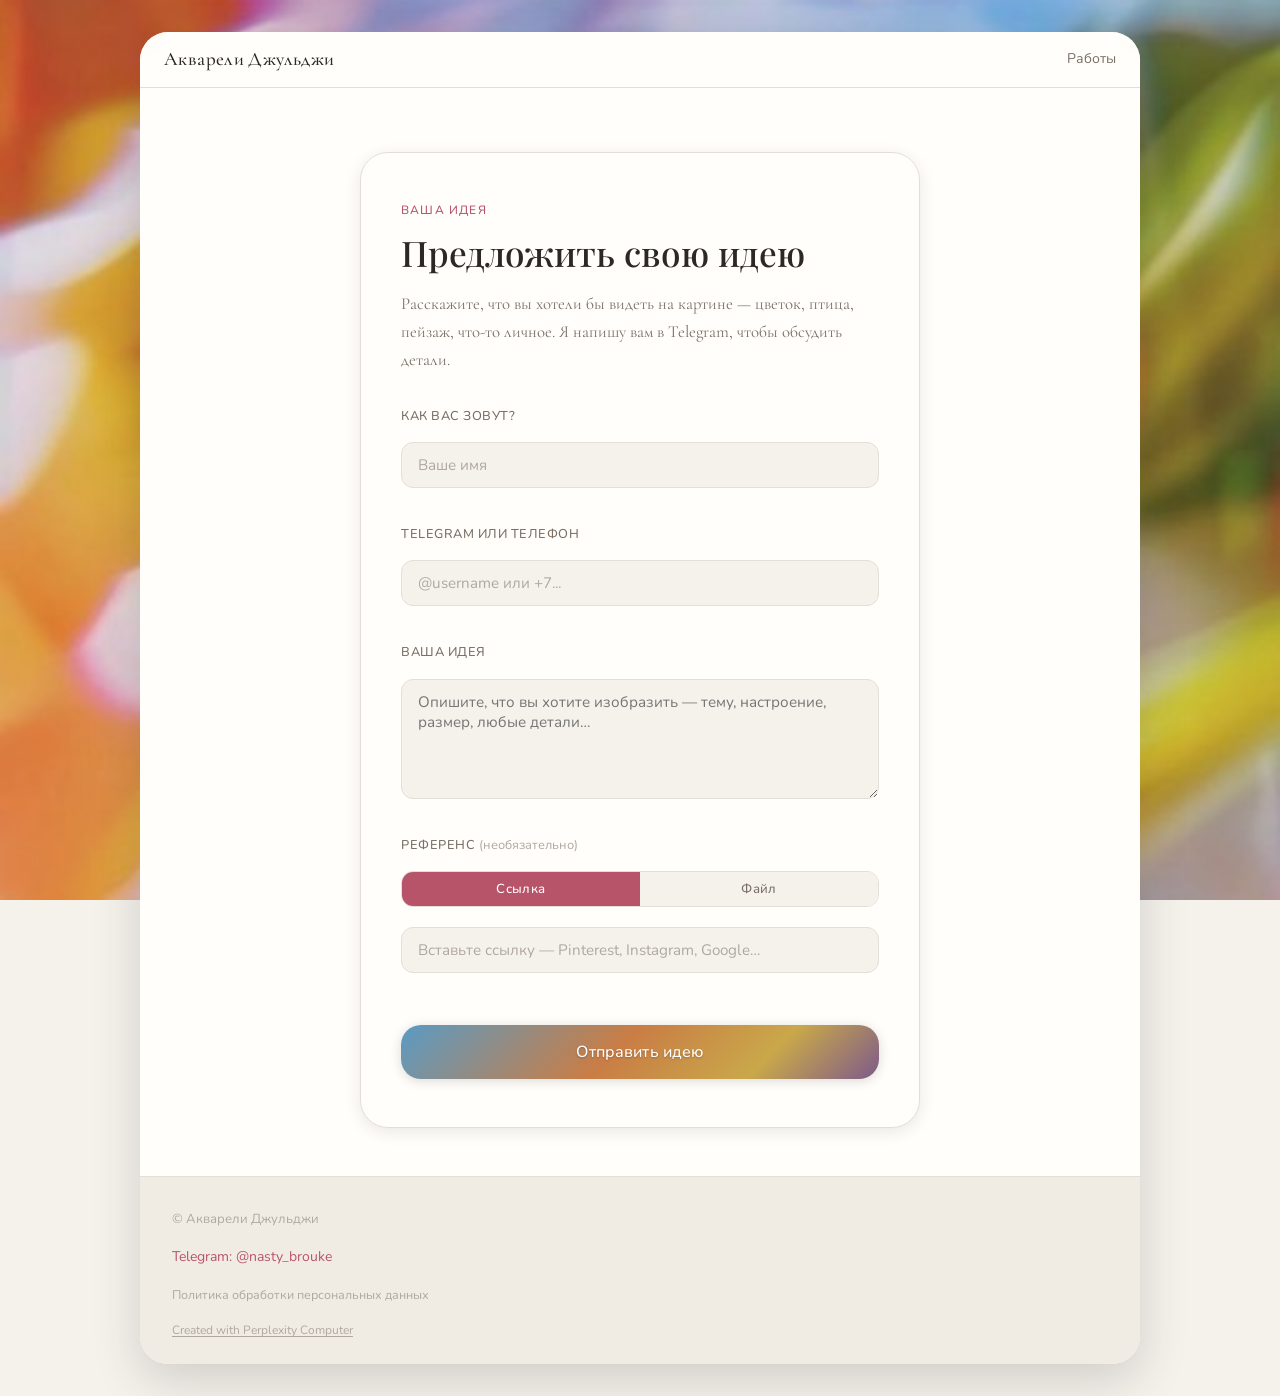
<file: offer-idea.html>
<!DOCTYPE html>
<html lang="ru">
<head>
  <!--
  ___  ___ _ __ _ __ | | ___  _  _(_) |_ _   _
 / _ \/ _ \ '__| '_ \| |/ _ \| |/ / | __| | | |
|  __/  __/ |  | |_) | |  __/|   <| | |_| |_| |
 \___|\___||_|  | .__/|_|\___||_|\_\_|\__|\__, |
                |_|                        |___/
  Created with Perplexity Computer
  https://www.perplexity.ai/computer
  -->
  <meta charset="UTF-8">
  <meta name="viewport" content="width=device-width, initial-scale=1.0">
  <title>Предложить свою идею — заказать акварель у Джульджи</title>
  <meta name="description" content="Закажите авторскую акварель по вашей идее: цветок, птица, пейзаж — любой сюжет. Художник Джульджи напишет картину в единственном экземпляре.">
  <meta name="robots" content="index, follow">
  <meta property="og:title" content="Заказать авторскую акварель — Джульджи">
  <meta property="og:description" content="Расскажите художнику свою идею — получите уникальную акварель ручной работы.">

  <!-- Fonts -->
  <link rel="preconnect" href="https://fonts.googleapis.com">
  <link rel="preconnect" href="https://fonts.gstatic.com" crossorigin>
  <link href="https://fonts.googleapis.com/css2?family=Playfair+Display:ital,wght@0,400;0,500;0,600;0,700;1,400&family=Cormorant+Garamond:ital,wght@0,400;0,500;0,600;1,400;1,500&family=Great+Vibes&family=Nunito:wght@300;400;500;600&display=swap" rel="stylesheet">

  <link rel="stylesheet" href="css/variables.css">
  <link rel="stylesheet" href="css/main.css">

  <style>
    .offer-page {
      min-height: 100vh;
      display: flex;
      flex-direction: column;
    }

    .offer-main {
      flex: 1;
      display: flex;
      align-items: flex-start;
      justify-content: center;
      padding: var(--space-16) var(--space-6) var(--space-12);
    }

    .offer-card {
      background: var(--color-surface);
      border: 1px solid var(--color-border);
      border-radius: var(--radius-xl);
      padding: var(--space-12) var(--space-10);
      max-width: 560px;
      width: 100%;
      box-shadow: var(--shadow-md);
    }

    .offer-eyebrow {
      font-family: var(--font-body);
      font-size: 0.75rem;
      font-weight: 500;
      letter-spacing: 0.1em;
      text-transform: uppercase;
      color: var(--color-accent);
      margin-bottom: var(--space-3);
      display: block;
    }

    .offer-title {
      font-family: var(--font-display);
      font-size: clamp(1.6rem, 4vw, 2.2rem);
      font-weight: 500;
      color: var(--color-text-primary);
      margin-bottom: var(--space-4);
      line-height: 1.2;
    }

    .offer-intro {
      font-family: var(--font-sub);
      font-size: 1.05rem;
      color: var(--color-text-secondary);
      line-height: 1.65;
      margin-bottom: var(--space-8);
    }

    .offer-form {
      display: flex;
      flex-direction: column;
      gap: var(--space-5);
    }

    .offer-form .form-field {
      display: flex;
      flex-direction: column;
      gap: var(--space-2);
    }

    .offer-form .form-label {
      font-family: var(--font-body);
      font-size: 0.8rem;
      font-weight: 500;
      letter-spacing: 0.04em;
      text-transform: uppercase;
      color: var(--color-text-secondary);
    }

    .offer-form .form-input,
    .offer-form .form-textarea {
      font-family: var(--font-body);
      font-size: 0.95rem;
      color: var(--color-text-primary);
      background: var(--color-bg);
      border: 1px solid var(--color-border);
      border-radius: var(--radius-md);
      padding: var(--space-3) var(--space-4);
      transition: border-color var(--transition-fast), box-shadow var(--transition-fast);
      outline: none;
      width: 100%;
      box-sizing: border-box;
    }

    .offer-form .form-input:focus,
    .offer-form .form-textarea:focus {
      border-color: var(--color-accent);
      box-shadow: 0 0 0 3px rgba(184,84,106,0.12);
    }

    .offer-form .form-textarea {
      resize: vertical;
      min-height: 120px;
    }

    /* Reference field */
    .ref-tabs {
      display: flex;
      gap: 0;
      border: 1px solid var(--color-border);
      border-radius: var(--radius-md);
      overflow: hidden;
      margin-bottom: var(--space-3);
    }
    .ref-tab {
      flex: 1;
      padding: 0.5rem 1rem;
      font-family: var(--font-body);
      font-size: 0.82rem;
      font-weight: 500;
      letter-spacing: 0.03em;
      background: var(--color-bg);
      border: none;
      cursor: pointer;
      color: var(--color-text-secondary);
      transition: background var(--transition-fast), color var(--transition-fast);
    }
    .ref-tab.is-active {
      background: var(--color-accent);
      color: #fff;
    }
    .ref-panel { display: none; }
    .ref-panel.is-active { display: block; }

    /* File drop zone */
    .file-drop {
      position: relative;
      border: 1.5px dashed var(--color-border);
      border-radius: var(--radius-md);
      padding: 1.25rem var(--space-4);
      text-align: center;
      cursor: pointer;
      transition: border-color var(--transition-fast), background var(--transition-fast);
      background: var(--color-bg);
    }
    .file-drop:hover, .file-drop.is-over {
      border-color: var(--color-accent);
      background: rgba(184,84,106,0.04);
    }
    .file-drop input[type="file"] {
      position: absolute;
      inset: 0;
      opacity: 0;
      cursor: pointer;
      width: 100%;
      height: 100%;
    }
    .file-drop-icon {
      color: var(--color-text-muted);
      margin-bottom: 0.4rem;
    }
    .file-drop-text {
      font-size: 0.88rem;
      color: var(--color-text-secondary);
      line-height: 1.4;
    }
    .file-drop-hint {
      font-size: 0.78rem;
      color: var(--color-text-muted);
      margin-top: 0.25rem;
    }
    .file-chosen {
      display: none;
      align-items: center;
      gap: 0.5rem;
      font-size: 0.88rem;
      color: var(--color-text-primary);
      margin-top: 0.5rem;
    }
    .file-chosen.is-visible { display: flex; }
    .file-chosen-name { flex: 1; overflow: hidden; text-overflow: ellipsis; white-space: nowrap; }
    .file-remove {
      background: none;
      border: none;
      color: var(--color-text-muted);
      cursor: pointer;
      padding: 0;
      font-size: 1rem;
      line-height: 1;
    }
    .file-remove:hover { color: var(--color-accent); }

    .offer-submit {
      margin-top: var(--space-4);
    }

    .offer-success {
      display: none;
      text-align: center;
      padding: var(--space-8) 0 var(--space-4);
    }

    .offer-success-icon {
      width: 56px;
      height: 56px;
      background: rgba(184,84,106,0.1);
      border-radius: 50%;
      display: flex;
      align-items: center;
      justify-content: center;
      margin: 0 auto var(--space-5);
      color: var(--color-accent);
    }

    .offer-success h2 {
      font-family: var(--font-display);
      font-size: 1.5rem;
      color: var(--color-text-primary);
      margin-bottom: var(--space-3);
    }

    .offer-success p {
      font-family: var(--font-sub);
      font-size: 1rem;
      color: var(--color-text-secondary);
      line-height: 1.65;
      margin-bottom: var(--space-6);
    }

    @media (max-width: 600px) {
      .offer-main {
        padding: var(--space-10) var(--space-4) var(--space-10);
      }
      .offer-card {
        padding: var(--space-8) var(--space-6);
      }
    }
  </style>
</head>
<body>
<div class="page-wrap offer-page">

  <!-- Header -->
  <header class="site-header" role="banner">
    <a href="index.html" class="header-logo" aria-label="Акварели Джульджи — главная">
      <span class="logo-text">Акварели Джульджи</span>
    </a>
    <nav class="header-nav" aria-label="Навигация">
      <a href="index.html#catalog-section" class="nav-link">Работы</a>
    </nav>
  </header>

  <!-- Main -->
  <main class="offer-main" role="main">
    <div class="offer-card">
      <span class="offer-eyebrow">ваша идея</span>
      <h1 class="offer-title">Предложить свою идею</h1>
      <p class="offer-intro">Расскажите, что вы хотели бы видеть на картине — цветок, птица, пейзаж, что-то личное. Я напишу вам в Telegram, чтобы обсудить детали.</p>

      <form class="offer-form" id="offer-form" novalidate>
        <div class="form-field">
          <label class="form-label" for="offer-name">Как вас зовут?</label>
          <input class="form-input" type="text" id="offer-name" name="name" placeholder="Ваше имя" required autocomplete="given-name">
        </div>
        <div class="form-field">
          <label class="form-label" for="offer-contact">Telegram или телефон</label>
          <input class="form-input" type="text" id="offer-contact" name="contact" placeholder="@username или +7..." required>
        </div>
        <div class="form-field">
          <label class="form-label" for="offer-idea">Ваша идея</label>
          <textarea class="form-textarea" id="offer-idea" name="idea" placeholder="Опишите, что вы хотите изобразить — тему, настроение, размер, любые детали…" required></textarea>
        </div>

        <div class="form-field">
          <label class="form-label">Референс <span style="font-weight:400;text-transform:none;letter-spacing:0;color:var(--color-text-muted)">(необязательно)</span></label>
          <div class="ref-tabs" role="tablist">
            <button type="button" class="ref-tab is-active" data-tab="link" role="tab" aria-selected="true">Ссылка</button>
            <button type="button" class="ref-tab" data-tab="file" role="tab" aria-selected="false">Файл</button>
          </div>

          <div class="ref-panel is-active" id="ref-panel-link">
            <input class="form-input" type="url" id="offer-ref-url" name="ref_url"
              placeholder="Вставьте ссылку — Pinterest, Instagram, Google…">
          </div>

          <div class="ref-panel" id="ref-panel-file">
            <div class="file-drop" id="file-drop">
              <input type="file" id="offer-ref-file" name="ref_file" accept="image/*,.pdf"
                aria-label="Прикрепить файл-референс">
              <div class="file-drop-icon" aria-hidden="true">
                <svg width="28" height="28" viewBox="0 0 24 24" fill="none" stroke="currentColor" stroke-width="1.5">
                  <path stroke-linecap="round" stroke-linejoin="round" d="M3 16.5v2.25A2.25 2.25 0 005.25 21h13.5A2.25 2.25 0 0021 18.75V16.5m-13.5-9L12 3m0 0l4.5 4.5M12 3v13.5"/>
                </svg>
              </div>
              <div class="file-drop-text">Нажмите или перетащите файл сюда</div>
              <div class="file-drop-hint">JPG, PNG, WEBP, PDF — до 10 МБ</div>
            </div>
            <div class="file-chosen" id="file-chosen">
              <svg width="16" height="16" viewBox="0 0 24 24" fill="none" stroke="currentColor" stroke-width="2" aria-hidden="true">
                <path stroke-linecap="round" stroke-linejoin="round" d="M18.375 12.739l-7.693 7.693a4.5 4.5 0 01-6.364-6.364l10.94-10.94A3 3 0 1119.5 7.372L8.552 18.32m.009-.01l-.01.01m5.699-9.941l-7.81 7.81a1.5 1.5 0 002.112 2.13"/>
              </svg>
              <span class="file-chosen-name" id="file-chosen-name"></span>
              <button type="button" class="file-remove" id="file-remove" aria-label="Удалить файл">×</button>
            </div>
          </div>
        </div>

        <div class="offer-submit">
          <button type="submit" class="btn-primary" style="width:100%; font-size:1rem; padding:1rem">
            Отправить идею
          </button>
        </div>
      </form>

      <!-- SVG icon update for logo compatibility -->
      <!-- Success state -->
      <div class="offer-success" id="offer-success">
        <div class="offer-success-icon" aria-hidden="true">
          <svg width="24" height="24" viewBox="0 0 24 24" fill="none" stroke="currentColor" stroke-width="2">
            <path stroke-linecap="round" stroke-linejoin="round" d="M9 12.75L11.25 15 15 9.75M21 12a9 9 0 11-18 0 9 9 0 0118 0z"/>
          </svg>
        </div>
        <h2>Спасибо!</h2>
        <p>Ваша идея получена. Я напишу вам в Telegram в ближайшее время.</p>
        <a href="index.html" class="btn-primary" style="font-size:1rem; padding:0.875rem 2rem; display:inline-block; text-decoration:none">
          Вернуться к работам
        </a>
      </div>
    </div>
  </main>

  <!-- Footer -->
  <footer class="site-footer" role="contentinfo">
    <div class="footer-inner">
      <p class="footer-copy">© Акварели Джульджи</p>
      <div class="footer-tg">
        <a href="https://t.me/nasty_brouke" target="_blank" rel="noopener noreferrer" aria-label="Написать в Telegram">
          Telegram: @nasty_brouke
        </a>
      </div>
      <div class="footer-links">
        <a href="politika-konfidencialnosti.html">Политика обработки персональных данных</a>
      </div>
      <p class="footer-credit">
        <a href="https://www.perplexity.ai/computer" target="_blank" rel="noopener noreferrer">Created with Perplexity Computer</a>
      </p>
    </div>
  </footer>

</div>

<script>
  document.getElementById('offer-form').addEventListener('submit', function(e) {
    e.preventDefault();
    const form = this;
    const btn = form.querySelector('[type="submit"]');

    // Simple validation
    const name = document.getElementById('offer-name').value.trim();
    const contact = document.getElementById('offer-contact').value.trim();
    const idea = document.getElementById('offer-idea').value.trim();

    if (!name || !contact || !idea) {
      // Highlight empty fields
      [['offer-name', name], ['offer-contact', contact], ['offer-idea', idea]].forEach(([id, val]) => {
        const el = document.getElementById(id);
        if (!val) {
          el.style.borderColor = 'var(--color-accent)';
          el.focus();
        }
      });
      return;
    }

    btn.disabled = true;
    btn.textContent = 'Отправляю…';

    // Simulate submit (800ms)
    setTimeout(function() {
      form.style.display = 'none';
      document.getElementById('offer-success').style.display = 'block';
    }, 800);
  });

  // Clear error state on input
  ['offer-name','offer-contact','offer-idea'].forEach(function(id) {
    document.getElementById(id).addEventListener('input', function() {
      this.style.borderColor = '';
    });
  });

  // ── Reference tabs ──────────────────────────────
  document.querySelectorAll('.ref-tab').forEach(function(tab) {
    tab.addEventListener('click', function() {
      document.querySelectorAll('.ref-tab').forEach(function(t) {
        t.classList.remove('is-active');
        t.setAttribute('aria-selected', 'false');
      });
      document.querySelectorAll('.ref-panel').forEach(function(p) {
        p.classList.remove('is-active');
      });
      tab.classList.add('is-active');
      tab.setAttribute('aria-selected', 'true');
      document.getElementById('ref-panel-' + tab.dataset.tab).classList.add('is-active');
    });
  });

  // ── File drop zone ───────────────────────────────
  var fileInput = document.getElementById('offer-ref-file');
  var fileDrop  = document.getElementById('file-drop');
  var fileChosen = document.getElementById('file-chosen');
  var fileChosenName = document.getElementById('file-chosen-name');
  var fileRemove = document.getElementById('file-remove');

  function showFile(name) {
    fileChosenName.textContent = name;
    fileChosen.classList.add('is-visible');
    fileDrop.style.display = 'none';
  }
  function clearFile() {
    fileInput.value = '';
    fileChosen.classList.remove('is-visible');
    fileDrop.style.display = '';
  }

  fileInput.addEventListener('change', function() {
    if (this.files && this.files[0]) showFile(this.files[0].name);
  });
  fileRemove.addEventListener('click', clearFile);

  // Drag-and-drop highlight
  fileDrop.addEventListener('dragover', function(e) { e.preventDefault(); this.classList.add('is-over'); });
  fileDrop.addEventListener('dragleave', function() { this.classList.remove('is-over'); });
  fileDrop.addEventListener('drop', function(e) {
    e.preventDefault();
    this.classList.remove('is-over');
    var dt = e.dataTransfer;
    if (dt.files && dt.files[0]) {
      fileInput.files = dt.files;
      showFile(dt.files[0].name);
    }
  });
</script>

</body>
</html>
</file>
<file: css/variables.css>
/* ════════════════════════════════════════════
   Design Tokens — Акварели Джульджи
   ════════════════════════════════════════════ */

:root {
  /* Palette */
  --color-bg:            #f5f2ec;
  --color-surface:       #fffefb;
  --color-surface-alt:   #f0ece4;
  --color-border:        #e4dfd6;
  --color-accent:        #b8546a;
  --gradient-btn:        linear-gradient(135deg, #5a9bc4 0%, #c97d45 45%, #c9a84a 75%, #7d5a8a 100%);
  --gradient-btn-hover:  linear-gradient(135deg, #6aaed9 0%, #e09255 45%, #ddb85a 75%, #906d9d 100%);
  --btn-text-shadow:     0 1px 2px rgba(0,0,0,0.25);
  --color-accent-hover:  #a04560;
  --color-sage:          #7a8c6e;
  --color-terracotta:    #a05c3c;
  --color-gold:          #c4983a;
  --color-sky:           #6b9ab8;

  /* Text */
  --color-text-primary:   #2c2825;
  --color-text-secondary: #7a7066;
  --color-text-muted:     #b0a89e;
  --color-text-on-accent: #ffffff;

  /* Typography */
  --font-display: 'Playfair Display', Georgia, serif;
  --font-script:  'Great Vibes', cursive;
  --font-sub:     'Cormorant Garamond', Georgia, serif;
  --font-body:    'Nunito', 'DM Sans', system-ui, sans-serif;

  /* Spacing */
  --space-1:  0.25rem;
  --space-2:  0.5rem;
  --space-3:  0.75rem;
  --space-4:  1rem;
  --space-5:  1.25rem;
  --space-6:  1.5rem;
  --space-8:  2rem;
  --space-10: 2.5rem;
  --space-12: 3rem;
  --space-16: 4rem;

  /* Radii */
  --radius-sm:  6px;
  --radius-md:  12px;
  --radius-lg:  20px;
  --radius-xl:  28px;

  /* Shadows */
  --shadow-sm:  0 1px 3px rgba(44,40,37,0.08);
  --shadow-md:  0 4px 16px rgba(44,40,37,0.10);
  --shadow-lg:  0 8px 32px rgba(44,40,37,0.14);
  --shadow-xl:  0 16px 48px rgba(44,40,37,0.18);

  /* Transitions */
  --transition-fast:   150ms ease;
  --transition-base:   250ms ease;
  --transition-slow:   400ms ease;

  /* Z-index */
  --z-sticky:   100;
  --z-overlay:  150;
  --z-drawer:   200;
  --z-modal:    300;
  --z-toast:    400;
  --z-fab:      210;
}
</file>
<file: css/main.css>
/* ════════════════════════════════════════════
   Base Reset & Global
   ════════════════════════════════════════════ */
*, *::before, *::after { box-sizing: border-box; margin: 0; padding: 0; }

html { scroll-behavior: smooth; font-size: 16px; }

body {
  font-family: var(--font-body);
  background: var(--color-bg);
  color: var(--color-text-primary);
  line-height: 1.6;
  min-height: 100vh;
  background-image: url('../images/bg-ethereal.jpg');
  background-size: cover;
  background-attachment: fixed;
  background-position: center;
}

img { display: block; max-width: 100%; }
a { color: inherit; text-decoration: none; }
button { cursor: pointer; font-family: inherit; border: none; background: none; }
ul, ol { list-style: none; }

/* Page wrapper — white canvas */
.page-wrap {
  max-width: 1000px;
  margin: 0 auto;
  background: var(--color-surface);
  min-height: 100vh;
  position: relative;
}

@media (min-width: 1020px) {
  .page-wrap {
    margin: 2rem auto;
    border-radius: var(--radius-xl);
    box-shadow: var(--shadow-xl);
    overflow: hidden;
  }
}

/* ════════════════════════════════════════════
   Buttons
   ════════════════════════════════════════════ */
.btn-primary {
  display: inline-flex;
  align-items: center;
  justify-content: center;
  gap: var(--space-2);
  background: var(--color-accent);
  color: var(--color-text-on-accent);
  font-family: var(--font-body);
  font-size: 0.9rem;
  font-weight: 500;
  padding: 0.75rem 1.75rem;
  border-radius: var(--radius-lg);
  transition: background var(--transition-fast), transform var(--transition-fast), box-shadow var(--transition-fast);
  letter-spacing: 0.01em;
  border: none;
  cursor: pointer;
  text-decoration: none;
}
.btn-primary:hover {
  background: var(--color-accent-hover);
  transform: translateY(-1px);
  box-shadow: var(--shadow-md);
}
.btn-primary:active { transform: translateY(0); }

.btn-secondary {
  display: inline-flex;
  align-items: center;
  justify-content: center;
  gap: var(--space-2);
  background: transparent;
  color: var(--color-accent);
  font-family: var(--font-body);
  font-size: 0.9rem;
  font-weight: 500;
  padding: 0.7rem 1.6rem;
  border-radius: var(--radius-lg);
  border: 1.5px solid var(--color-accent);
  transition: background var(--transition-fast), color var(--transition-fast), transform var(--transition-fast);
  cursor: pointer;
  text-decoration: none;
}
.btn-secondary:hover {
  background: var(--color-accent);
  color: #fff;
  transform: translateY(-1px);
}

.btn-ghost {
  display: inline-flex;
  align-items: center;
  gap: var(--space-2);
  background: transparent;
  color: var(--color-text-secondary);
  font-family: var(--font-body);
  font-size: 0.875rem;
  padding: 0.6rem 1.2rem;
  border-radius: var(--radius-md);
  border: 1px solid var(--color-border);
  transition: background var(--transition-fast), color var(--transition-fast);
  cursor: pointer;
  text-decoration: none;
}
.btn-ghost:hover {
  background: var(--color-surface-alt);
  color: var(--color-text-primary);
}

/* ════════════════════════════════════════════
   Header / Nav
   ════════════════════════════════════════════ */
.site-header {
  position: sticky;
  top: 0;
  z-index: var(--z-sticky);
  background: rgba(255,254,251,0.92);
  backdrop-filter: blur(12px);
  -webkit-backdrop-filter: blur(12px);
  border-bottom: 1px solid var(--color-border);
  padding: 0 var(--space-6);
  height: 56px;
  display: flex;
  align-items: center;
  justify-content: space-between;
}

.header-logo {
  display: flex;
  align-items: center;
  gap: var(--space-3);
  text-decoration: none;
}

.logo-mark {
  width: 32px;
  height: 32px;
  color: var(--color-accent);
  flex-shrink: 0;
}

.logo-text {
  font-family: var(--font-display);
  font-size: 1.1rem;
  font-weight: 600;
  color: var(--color-text-primary);
  letter-spacing: 0.02em;
}

.header-nav {
  display: flex;
  align-items: center;
  gap: var(--space-6);
}

.nav-link {
  font-size: 0.875rem;
  color: var(--color-text-secondary);
  transition: color var(--transition-fast);
  text-decoration: none;
}
.nav-link:hover { color: var(--color-text-primary); }

.cart-btn {
  display: flex;
  align-items: center;
  gap: var(--space-2);
  font-size: 0.875rem;
  font-weight: 500;
  color: var(--color-text-primary);
  padding: 0.5rem 1rem;
  border-radius: var(--radius-md);
  border: 1.5px solid var(--color-border);
  background: var(--color-surface);
  transition: border-color var(--transition-fast), box-shadow var(--transition-fast);
  cursor: pointer;
}
.cart-btn:hover {
  border-color: var(--color-accent);
  box-shadow: var(--shadow-sm);
}

.cart-count {
  background: var(--color-accent);
  color: #fff;
  font-size: 0.72rem;
  font-weight: 700;
  border-radius: 100px;
  padding: 0 5px;
  min-width: 18px;
  height: 18px;
  display: inline-flex;
  align-items: center;
  justify-content: center;
  line-height: 1;
}
.cart-count.is-hidden { display: none; }

@media (max-width: 640px) {
  .site-header { padding: 0 var(--space-4); }
  .nav-link { display: none; }
  .logo-text { font-size: 1rem; }
}

/* ════════════════════════════════════════════
   Hero Section
   ════════════════════════════════════════════ */
.hero-section {
  padding: var(--space-12) var(--space-8) var(--space-10);
  display: grid;
  grid-template-columns: 1fr 1fr;
  gap: var(--space-10);
  align-items: center;
}

.hero-image-wrap {
  border-radius: var(--radius-lg);
  overflow: hidden;
  aspect-ratio: 3/4;
  box-shadow: var(--shadow-lg);
}
.hero-image-wrap img {
  width: 100%;
  height: 100%;
  object-fit: cover;
}

.hero-content { display: flex; flex-direction: column; gap: var(--space-5); }

.hero-eyebrow {
  font-family: var(--font-body);
  font-size: 0.7rem;
  letter-spacing: 0.18em;
  text-transform: uppercase;
  color: var(--color-text-muted);
  order: -1; /* остаётся над заголовком в flex */
}

.hero-title {
  font-family: var(--font-display);
  font-size: clamp(2rem, 4vw, 2.8rem);
  font-weight: 400;
  line-height: 1.15;
  color: var(--color-text-primary);
}

.hero-subtitle {
  font-family: var(--font-sub);
  font-size: 1.1rem;
  font-style: italic;
  color: var(--color-text-secondary);
  line-height: 1.6;
}

.hero-actions { display: flex; gap: var(--space-3); flex-wrap: wrap; }

@media (max-width: 720px) {
  .hero-section {
    grid-template-columns: 1fr;
    padding: var(--space-8) var(--space-5) var(--space-8);
    gap: var(--space-8);
  }
  .hero-image-wrap { aspect-ratio: 4/3; max-height: 320px; }
}

/* ════════════════════════════════════════════
   About Strip
   ════════════════════════════════════════════ */
.about-strip {
  background: var(--color-surface-alt);
  border-top: 1px solid var(--color-border);
  border-bottom: 1px solid var(--color-border);
  padding: var(--space-8) var(--space-8);
}

.about-inner { max-width: 680px; }

.about-label {
  font-size: 0.72rem;
  letter-spacing: 0.2em;
  text-transform: uppercase;
  color: var(--color-text-muted);
  margin-bottom: var(--space-3);
}

.about-text {
  font-family: var(--font-sub);
  font-size: 1.05rem;
  color: var(--color-text-secondary);
  line-height: 1.75;
}

.about-text p + p { margin-top: var(--space-4); }

.about-expand {
  display: none;
  margin-top: var(--space-2);
}
.about-expand.is-open { display: block; }

.about-toggle {
  margin-top: var(--space-4);
  font-size: 0.82rem;
  color: var(--color-accent);
  background: none;
  border: none;
  cursor: pointer;
  padding: 0;
  font-family: var(--font-body);
  transition: opacity var(--transition-fast);
}
.about-toggle:hover { opacity: 0.75; }

@media (max-width: 640px) {
  .about-strip { padding: var(--space-6) var(--space-5); }
}

/* ════════════════════════════════════════════
   Catalog Section
   ════════════════════════════════════════════ */
.catalog-section { padding: var(--space-10) var(--space-8) var(--space-12); }

.catalog-header {
  display: flex;
  align-items: baseline;
  justify-content: space-between;
  margin-bottom: var(--space-6);
  flex-wrap: wrap;
  gap: var(--space-4);
}

.catalog-title {
  font-family: var(--font-display);
  font-size: 1.8rem;
  font-weight: 400;
  color: var(--color-text-primary);
}

/* Filter pills */
.filter-pills {
  display: flex;
  gap: var(--space-2);
  flex-wrap: wrap;
}

.filter-pill {
  font-size: 0.8rem;
  font-weight: 500;
  padding: 0.35rem 0.9rem;
  border-radius: 100px;
  border: 1.5px solid var(--color-border);
  color: var(--color-text-secondary);
  background: transparent;
  cursor: pointer;
  transition: all var(--transition-fast);
}
.filter-pill:hover {
  border-color: var(--color-accent);
  color: var(--color-accent);
}
.filter-pill.is-active {
  background: var(--color-accent);
  border-color: var(--color-accent);
  color: #fff;
}
.filter-pill--link {
  text-decoration: none;
  border-style: dashed;
}
.filter-pill--link:hover {
  background: var(--color-surface-alt);
}

/* Grid */
.catalog-grid {
  display: grid;
  grid-template-columns: repeat(3, 1fr);
  gap: 1.25rem;
}

@media (max-width: 720px) {
  .catalog-section { padding: var(--space-8) var(--space-4) var(--space-10); }
  .catalog-grid { grid-template-columns: repeat(2, 1fr); gap: 0.75rem; }
}

@media (max-width: 400px) {
  .catalog-grid { grid-template-columns: 1fr; }
}

/* Work Card */
.work-card {
  background: var(--color-surface);
  border: 1px solid var(--color-border);
  border-radius: var(--radius-md);
  overflow: hidden;
  cursor: pointer;
  transition: transform var(--transition-base), box-shadow var(--transition-base);
}
.work-card:hover {
  transform: translateY(-3px);
  box-shadow: var(--shadow-md);
}

.card-thumb {
  position: relative;
  aspect-ratio: 3/4;
  overflow: hidden;
  background: var(--color-surface-alt);
}
.card-thumb img {
  width: 100%;
  height: 100%;
  object-fit: cover;
  transition: transform var(--transition-slow);
}
.work-card:hover .card-thumb img { transform: scale(1.05); }

.card-badge {
  position: absolute;
  top: var(--space-3);
  left: var(--space-3);
  font-size: 0.68rem;
  font-weight: 600;
  letter-spacing: 0.05em;
  text-transform: uppercase;
  padding: 0.2rem 0.55rem;
  border-radius: 100px;
}
.badge-available {
  background: rgba(122,140,110,0.9);
  color: #fff;
}
.badge-order {
  background: rgba(196,152,58,0.9);
  color: #fff;
}

.card-body {
  padding: var(--space-4) var(--space-4) var(--space-5);
}
.card-title {
  font-family: var(--font-display);
  font-size: 1rem;
  font-weight: 500;
  color: var(--color-text-primary);
  margin-bottom: var(--space-1);
}
.card-size {
  font-size: 0.78rem;
  color: var(--color-text-muted);
  margin-bottom: var(--space-3);
}
.card-price {
  font-family: var(--font-body);
  font-size: 1rem;
  font-weight: 600;
  color: var(--color-accent);
}

/* ════════════════════════════════════════════
   Work Modal
   ════════════════════════════════════════════ */
.modal-overlay {
  position: fixed;
  inset: 0;
  background: rgba(44,40,37,0.6);
  z-index: var(--z-overlay);
  opacity: 0;
  pointer-events: none;
  transition: opacity var(--transition-base);
}
.modal-overlay.is-open {
  opacity: 1;
  pointer-events: all;
}

.work-modal {
  position: fixed;
  inset: 0;
  z-index: var(--z-modal);
  display: flex;
  align-items: center;
  justify-content: center;
  padding: var(--space-5);
  pointer-events: none;
  opacity: 0;
  transform: translateY(12px);
  transition: opacity var(--transition-base), transform var(--transition-base);
}
.work-modal.is-open {
  opacity: 1;
  transform: translateY(0);
  pointer-events: all;
}

.modal-inner {
  background: var(--color-surface);
  border-radius: var(--radius-xl);
  overflow: hidden;
  width: 100%;
  max-width: 760px;
  max-height: 90vh;
  display: grid;
  grid-template-columns: 1fr 1fr;
  box-shadow: var(--shadow-xl);
  overflow-y: auto;
}

.modal-image-wrap {
  position: relative;
  background: var(--color-surface-alt);
  min-height: 400px;
}
.modal-image-wrap img {
  width: 100%;
  height: 100%;
  object-fit: cover;
  position: absolute;
  inset: 0;
}

.modal-content {
  padding: var(--space-8) var(--space-6);
  display: flex;
  flex-direction: column;
  gap: var(--space-5);
  overflow-y: auto;
}

.modal-close {
  position: absolute;
  top: var(--space-4);
  right: var(--space-4);
  width: 32px;
  height: 32px;
  border-radius: 50%;
  background: rgba(255,254,251,0.9);
  border: none;
  cursor: pointer;
  display: flex;
  align-items: center;
  justify-content: center;
  z-index: 10;
  transition: background var(--transition-fast);
}
.modal-close:hover { background: var(--color-surface-alt); }

.modal-title {
  font-family: var(--font-display);
  font-size: 1.5rem;
  font-weight: 400;
  color: var(--color-text-primary);
  line-height: 1.2;
}

.modal-meta {
  display: flex;
  flex-direction: column;
  gap: var(--space-2);
}
.meta-row {
  display: flex;
  justify-content: space-between;
  font-size: 0.85rem;
  color: var(--color-text-secondary);
  border-bottom: 1px solid var(--color-border);
  padding-bottom: var(--space-2);
}
.meta-row:last-child { border-bottom: none; }
.meta-label { color: var(--color-text-muted); }
.meta-value { font-weight: 500; color: var(--color-text-primary); }

.modal-description {
  font-family: var(--font-sub);
  font-size: 0.95rem;
  font-style: italic;
  color: var(--color-text-secondary);
  line-height: 1.7;
}

.modal-price-block {
  display: flex;
  align-items: baseline;
  gap: var(--space-2);
}
.modal-price {
  font-size: 1.5rem;
  font-weight: 700;
  color: var(--color-accent);
}

.modal-actions { display: flex; flex-direction: column; gap: var(--space-3); margin-top: auto; }

@media (max-width: 640px) {
  .modal-inner {
    grid-template-columns: 1fr;
    max-height: 95vh;
    border-radius: var(--radius-lg);
  }
  .modal-image-wrap { min-height: 260px; position: relative; }
  .modal-image-wrap img { position: static; height: 260px; }
  .modal-content { padding: var(--space-5) var(--space-5); }
  .work-modal { padding: var(--space-3); align-items: flex-end; }
}

/* ════════════════════════════════════════════
   Cart Drawer
   ════════════════════════════════════════════ */
.cart-overlay {
  position: fixed;
  inset: 0;
  background: rgba(44,40,37,0.5);
  z-index: var(--z-overlay);
  opacity: 0;
  pointer-events: none;
  transition: opacity var(--transition-base);
}
.cart-overlay.is-open { opacity: 1; pointer-events: all; }

.cart-drawer {
  position: fixed;
  top: 0;
  right: 0;
  bottom: 0;
  width: 380px;
  max-width: 100vw;
  background: var(--color-surface);
  z-index: var(--z-drawer);
  display: flex;
  flex-direction: column;
  transform: translateX(100%);
  transition: transform var(--transition-base);
  box-shadow: var(--shadow-xl);
}
.cart-drawer.is-open { transform: translateX(0); }

.cart-drawer-header {
  display: flex;
  align-items: center;
  justify-content: space-between;
  padding: var(--space-5) var(--space-6);
  border-bottom: 1px solid var(--color-border);
}
.cart-drawer-title {
  font-family: var(--font-display);
  font-size: 1.2rem;
  font-weight: 500;
}
.cart-close {
  width: 32px;
  height: 32px;
  border-radius: 50%;
  display: flex;
  align-items: center;
  justify-content: center;
  background: var(--color-surface-alt);
  border: none;
  cursor: pointer;
  transition: background var(--transition-fast);
}
.cart-close:hover { background: var(--color-border); }

.cart-drawer-body {
  flex: 1;
  overflow-y: auto;
  padding: var(--space-5) var(--space-6);
}

.cart-empty {
  text-align: center;
  color: var(--color-text-muted);
  font-size: 0.9rem;
  margin-top: var(--space-10);
}

.cart-item {
  display: flex;
  gap: var(--space-4);
  padding: var(--space-4) 0;
  border-bottom: 1px solid var(--color-border);
}
.cart-item:last-child { border-bottom: none; }

.cart-item-thumb {
  width: 64px;
  height: 64px;
  border-radius: var(--radius-sm);
  overflow: hidden;
  flex-shrink: 0;
  background: var(--color-surface-alt);
}
.cart-item-thumb img {
  width: 100%;
  height: 100%;
  object-fit: cover;
}

.cart-item-info { flex: 1; }
.cart-item-name {
  font-size: 0.9rem;
  font-weight: 500;
  color: var(--color-text-primary);
  margin-bottom: var(--space-1);
}
.cart-item-size {
  font-size: 0.78rem;
  color: var(--color-text-muted);
  margin-bottom: var(--space-2);
}
.cart-item-price {
  font-size: 0.95rem;
  font-weight: 600;
  color: var(--color-accent);
}

.cart-item-remove {
  background: none;
  border: none;
  color: var(--color-text-muted);
  cursor: pointer;
  padding: var(--space-1);
  border-radius: var(--radius-sm);
  transition: color var(--transition-fast), background var(--transition-fast);
  align-self: flex-start;
}
.cart-item-remove:hover { color: var(--color-accent); background: var(--color-surface-alt); }

.cart-drawer-footer {
  padding: var(--space-5) var(--space-6);
  border-top: 1px solid var(--color-border);
}
.cart-total-row {
  display: flex;
  justify-content: space-between;
  align-items: center;
  margin-bottom: var(--space-5);
}
.cart-total-label { font-size: 0.9rem; color: var(--color-text-secondary); }
.cart-total-amount {
  font-size: 1.2rem;
  font-weight: 700;
  color: var(--color-text-primary);
}

/* ════════════════════════════════════════════
   Checkout Dialog
   ════════════════════════════════════════════ */
.checkout-overlay {
  position: fixed;
  inset: 0;
  background: rgba(44,40,37,0.6);
  z-index: var(--z-overlay);
  opacity: 0;
  pointer-events: none;
  transition: opacity var(--transition-base);
}
.checkout-overlay.is-open { opacity: 1; pointer-events: all; }

.checkout-dialog {
  position: fixed;
  inset: 0;
  z-index: var(--z-modal);
  display: flex;
  align-items: center;
  justify-content: center;
  padding: var(--space-5);
  pointer-events: none;
  opacity: 0;
  transform: scale(0.97);
  transition: opacity var(--transition-base), transform var(--transition-base);
}
.checkout-dialog.is-open {
  opacity: 1;
  transform: scale(1);
  pointer-events: all;
}

.checkout-inner {
  background: var(--color-surface);
  border-radius: var(--radius-xl);
  padding: var(--space-8) var(--space-8);
  width: 100%;
  max-width: 520px;
  max-height: 90vh;
  overflow-y: auto;
  box-shadow: var(--shadow-xl);
  -webkit-overflow-scrolling: touch;
}

.checkout-title {
  font-family: var(--font-display);
  font-size: 1.5rem;
  font-weight: 400;
  margin-bottom: var(--space-6);
  color: var(--color-text-primary);
}

.checkout-section { margin-bottom: var(--space-6); }
.checkout-section-label {
  font-size: 0.72rem;
  letter-spacing: 0.15em;
  text-transform: uppercase;
  color: var(--color-text-muted);
  margin-bottom: var(--space-3);
}

/* Order summary in checkout */
.checkout-items { display: flex; flex-direction: column; gap: var(--space-3); }
.checkout-item {
  display: flex;
  justify-content: space-between;
  font-size: 0.9rem;
  color: var(--color-text-secondary);
}
.checkout-item-name { color: var(--color-text-primary); font-weight: 500; }

/* Form fields */
.form-field { margin-bottom: var(--space-4); }
.form-label {
  display: block;
  font-size: 0.82rem;
  color: var(--color-text-secondary);
  margin-bottom: var(--space-2);
}
.form-input {
  width: 100%;
  padding: 0.65rem 0.9rem;
  border: 1.5px solid var(--color-border);
  border-radius: var(--radius-md);
  font-family: var(--font-body);
  font-size: 0.9rem;
  color: var(--color-text-primary);
  background: var(--color-surface);
  transition: border-color var(--transition-fast);
  outline: none;
}
.form-input:focus { border-color: var(--color-accent); }
.form-input::placeholder { color: var(--color-text-muted); }
/* Larger tap targets on mobile */
@media (max-width: 640px) {
  .form-input {
    font-size: 1rem; /* prevents iOS zoom on focus */
    padding: 0.8rem 0.9rem;
  }
}

/* Telegram @ prefix */
.form-input-prefix-wrap {
  position: relative;
  display: flex;
  align-items: center;
}
.form-input-prefix {
  position: absolute;
  left: 0.9rem;
  font-size: 0.9rem;
  color: var(--color-text-secondary);
  pointer-events: none;
  z-index: 1;
}
.form-input--prefixed {
  padding-left: 1.8rem !important;
}
@media (max-width: 640px) {
  .form-input--prefixed {
    padding-left: 1.9rem !important;
  }
}

/* Delivery options */
.delivery-options { display: flex; flex-direction: column; gap: var(--space-3); }
.delivery-option {
  display: flex;
  align-items: center;
  gap: var(--space-3);
  padding: var(--space-3) var(--space-4);
  border: 1.5px solid var(--color-border);
  border-radius: var(--radius-md);
  cursor: pointer;
  transition: border-color var(--transition-fast), background var(--transition-fast);
}
.delivery-option:has(input:checked) {
  border-color: var(--color-accent);
  background: rgba(184,84,106,0.04);
}
.delivery-option input[type="radio"] { accent-color: var(--color-accent); }
.delivery-option-info { flex: 1; }
.delivery-option-name { font-size: 0.9rem; font-weight: 500; color: var(--color-text-primary); }
.delivery-option-duration { font-size: 0.78rem; color: var(--color-text-muted); margin-top: 2px; }
.delivery-option-price {
  font-size: 0.9rem;
  font-weight: 600;
  color: var(--color-accent);
}

/* Checkout total */
.checkout-total-row {
  display: flex;
  justify-content: space-between;
  align-items: center;
  padding-top: var(--space-4);
  border-top: 2px solid var(--color-border);
  margin-top: var(--space-2);
}
.checkout-total-label { font-size: 0.9rem; font-weight: 500; }
.checkout-total-amount {
  font-size: 1.25rem;
  font-weight: 700;
  color: var(--color-accent);
}

.checkout-actions { display: flex; flex-direction: column; gap: var(--space-3); margin-top: var(--space-6); }

@media (max-width: 640px) {
  .checkout-inner { padding: var(--space-6) var(--space-5); border-radius: var(--radius-lg); }
  .checkout-dialog { padding: var(--space-3); align-items: flex-end; }
}

/* ════════════════════════════════════════════
   Payment Screen
   ════════════════════════════════════════════ */
.payment-screen,
.success-screen {
  display: none;
  position: fixed;
  inset: 0;
  z-index: 500;
  background: var(--color-bg);
  overflow-y: auto;
  padding: var(--space-12) var(--space-8);
  text-align: center;
}
.payment-screen.is-active,
.success-screen.is-active {
  display: flex;
  flex-direction: column;
  align-items: center;
  justify-content: center;
}

.payment-screen-icon,
.success-icon {
  width: 64px;
  height: 64px;
  border-radius: 50%;
  background: var(--color-surface-alt);
  display: flex;
  align-items: center;
  justify-content: center;
  margin: 0 auto var(--space-6);
  color: var(--color-accent);
}

.payment-screen h2,
.success-screen h2 {
  font-family: var(--font-display);
  font-size: 1.6rem;
  font-weight: 400;
  margin-bottom: var(--space-3);
}

.payment-steps {
  text-align: left;
  margin: var(--space-8) 0;
  display: flex;
  flex-direction: column;
  gap: var(--space-4);
}
.payment-step { display: flex; gap: var(--space-4); align-items: flex-start; }
.payment-step-num {
  width: 28px;
  height: 28px;
  border-radius: 50%;
  background: var(--color-accent);
  color: #fff;
  font-size: 0.8rem;
  font-weight: 700;
  display: flex;
  align-items: center;
  justify-content: center;
  flex-shrink: 0;
}
.payment-step-text { font-size: 0.9rem; color: var(--color-text-secondary); line-height: 1.5; padding-top: 4px; }

.payment-actions { display: flex; flex-direction: column; gap: var(--space-3); max-width: 320px; margin: 0 auto; }

.tbank-link { background: #FFDD2D; color: #1c1c1c !important; }
.tbank-link:hover { background: #f0cf1a; }

/* Success */
.order-num { font-size: 0.82rem; color: var(--color-text-muted); margin-bottom: var(--space-2); }

.order-summary-card {
  background: var(--color-surface-alt);
  border-radius: var(--radius-md);
  padding: var(--space-5) var(--space-6);
  text-align: left;
  margin: var(--space-6) 0;
}

.success-actions { display: flex; flex-direction: column; gap: var(--space-3); max-width: 280px; margin: 0 auto; }

/* ════════════════════════════════════════════
   Interior Section — Акварели в интерьере
   ════════════════════════════════════════════ */
.interior-section {
  padding: 5rem 1.5rem 4rem;
  background: var(--color-bg);
}

.interior-inner {
  max-width: 960px;
  margin: 0 auto;
}

.interior-header {
  text-align: center;
  margin-bottom: 2.5rem;
}

.interior-eyebrow {
  display: inline-block;
  font-family: var(--font-body);
  font-size: 0.75rem;
  letter-spacing: 0.18em;
  text-transform: uppercase;
  color: var(--color-accent);
  margin-bottom: 0.6rem;
}

.interior-title {
  font-family: var(--font-display);
  font-size: clamp(1.8rem, 4vw, 2.6rem);
  font-weight: 400;
  color: var(--color-text-primary);
  margin: 0 0 0.75rem;
  line-height: 1.2;
}

.interior-desc {
  font-family: var(--font-body);
  font-size: 1rem;
  color: var(--color-text-secondary);
  max-width: 520px;
  margin: 0 auto;
  line-height: 1.7;
}

.interior-grid {
  display: grid;
  grid-template-columns: 1fr 1fr;
  grid-template-rows: auto auto;
  gap: 0.75rem;
}

.interior-item {
  position: relative;
  margin: 0;
  overflow: hidden;
  border-radius: var(--radius-md);
  background: var(--color-surface);
  cursor: pointer;
}

.interior-item img {
  width: 100%;
  height: 100%;
  object-fit: cover;
  display: block;
  transition: transform 0.5s ease;
}

.interior-item:hover img { transform: scale(1.04); }

.interior-item--tall {
  grid-row: span 2;
  min-height: 480px;
}

.interior-item--wide { min-height: 220px; }

.interior-item:not(.interior-item--tall):not(.interior-item--wide) { min-height: 220px; }

.interior-item figcaption {
  position: absolute;
  bottom: 0;
  left: 0;
  right: 0;
  padding: 2.5rem 1rem 0.9rem;
  background: linear-gradient(to top, rgba(0,0,0,0.55) 0%, transparent 100%);
  color: #fff;
  font-family: var(--font-sub);
  font-size: 0.82rem;
  font-style: italic;
  letter-spacing: 0.03em;
  opacity: 0;
  transform: translateY(4px);
  transition: opacity 0.3s ease, transform 0.3s ease;
  border-radius: 0 0 var(--radius-md) var(--radius-md);
}

.interior-item:hover figcaption {
  opacity: 1;
  transform: translateY(0);
}

.interior-cta {
  text-align: center;
  margin-top: 2rem;
}

@media (max-width: 640px) {
  .interior-grid {
    grid-template-columns: 1fr 1fr;
    gap: 0.5rem;
  }
  .interior-item--tall {
    grid-row: span 1;
    min-height: 180px;
  }
  .interior-item--wide,
  .interior-item:not(.interior-item--tall):not(.interior-item--wide) { min-height: 160px; }
  .interior-item figcaption {
    opacity: 1;
    transform: none;
    font-size: 0.72rem;
    padding: 1.5rem 0.6rem 0.6rem;
  }
}

/* ════════════════════════════════════════════
   Footer
   ════════════════════════════════════════════ */
.site-footer {
  background: var(--color-surface-alt);
  border-top: 1px solid var(--color-border);
  padding: var(--space-8) var(--space-8) var(--space-6);
}
.footer-inner {
  max-width: 100%;
  display: flex;
  flex-direction: column;
  gap: var(--space-4);
}
.footer-copy {
  font-size: 0.82rem;
  color: var(--color-text-muted);
}

.footer-contact-btn {
  display: inline-flex;
  align-items: center;
  gap: var(--space-3);
  align-self: flex-start;
  padding: 0.6rem 1.2rem;
  border-radius: 100px;
  border: 1.5px solid var(--color-border);
  background: var(--color-surface);
  color: var(--color-text-primary);
  font-size: 0.875rem;
  font-weight: 500;
  text-decoration: none;
  transition: border-color var(--transition-fast), box-shadow var(--transition-fast);
}
.footer-contact-btn:hover {
  border-color: var(--color-accent);
  box-shadow: 0 2px 10px rgba(0,0,0,0.08);
  color: var(--color-text-primary);
}
.footer-contact-arrow {
  opacity: 0.4;
}
.footer-tg {
  display: flex;
  align-items: center;
  gap: var(--space-3);
}
.footer-tg a {
  font-size: 0.875rem;
  color: var(--color-accent);
  text-decoration: none;
  transition: opacity var(--transition-fast);
}
.footer-tg a:hover { opacity: 0.75; }
.footer-links {
  display: flex;
  gap: var(--space-5);
  flex-wrap: wrap;
}
.footer-links a {
  font-size: 0.78rem;
  color: var(--color-text-muted);
  text-decoration: none;
  transition: color var(--transition-fast);
}
.footer-links a:hover { color: var(--color-text-secondary); }
.footer-credit {
  font-size: 0.75rem;
  color: var(--color-text-muted);
}
.footer-credit a {
  color: var(--color-text-muted);
  text-decoration: underline;
  text-underline-offset: 2px;
}

@media (max-width: 640px) {
  .site-footer { padding: var(--space-6) var(--space-5); }
  .btn-offer { display: none; }
}

/* ════════════════════════════════════════════
   Toast Notifications
   ════════════════════════════════════════════ */
.toast-container {
  position: fixed;
  bottom: var(--space-6);
  left: var(--space-6);
  z-index: var(--z-toast);
  display: flex;
  flex-direction: column;
  gap: var(--space-3);
  pointer-events: none;
}

.toast {
  background: var(--color-text-primary);
  color: #fff;
  font-size: 0.875rem;
  padding: 0.7rem 1.1rem;
  border-radius: var(--radius-md);
  box-shadow: var(--shadow-lg);
  animation: toastIn 0.25s ease forwards;
  pointer-events: all;
  max-width: 280px;
}
.toast.is-leaving { animation: toastOut 0.25s ease forwards; }
.toast-success { border-left: 3px solid var(--color-sage); }
.toast-error { border-left: 3px solid var(--color-accent); }

@keyframes toastIn {
  from { opacity: 0; transform: translateY(8px); }
  to   { opacity: 1; transform: translateY(0); }
}
@keyframes toastOut {
  from { opacity: 1; transform: translateY(0); }
  to   { opacity: 0; transform: translateY(8px); }
}

@media (max-width: 640px) {
  .toast-container { left: var(--space-4); right: var(--space-4); bottom: var(--space-4); }
  .toast { max-width: 100%; }
}

/* ════════════════════════════════════════════
   Cart FAB (Floating Action Button)
   ════════════════════════════════════════════ */
.cart-fab {
  position: fixed;
  bottom: 2rem;
  right: 2rem;
  z-index: var(--z-fab);
  width: 56px;
  height: 56px;
  border-radius: 50%;
  border: none;
  cursor: pointer;
  display: flex;
  align-items: center;
  justify-content: center;
  background: linear-gradient(135deg, #5a9bc4 0%, #c97d45 45%, #c9a84a 75%, #7d5a8a 100%);
  color: #fff;
  box-shadow: 0 4px 16px rgba(0,0,0,0.22);
  opacity: 0;
  transform: scale(0.8);
  pointer-events: none;
  transition: opacity 0.25s ease, transform 0.25s ease, box-shadow 0.2s ease;
}
.cart-fab.is-visible {
  opacity: 1;
  transform: scale(1);
  pointer-events: all;
}
.cart-fab:hover {
  box-shadow: 0 6px 24px rgba(0,0,0,0.3);
  transform: scale(1.06);
}
.cart-fab:active { transform: scale(0.97); }

.cart-fab-count {
  position: absolute;
  top: -4px;
  right: -4px;
  background: var(--color-accent);
  color: #fff;
  font-size: 0.7rem;
  font-weight: 700;
  width: 20px;
  height: 20px;
  border-radius: 50%;
  display: flex;
  align-items: center;
  justify-content: center;
  border: 2px solid var(--color-surface);
  line-height: 1;
}

@media (max-width: 640px) {
  .cart-fab { display: none; }
}

/* ════════════════════════════════════════════
   Utility
   ════════════════════════════════════════════ */
.visually-hidden {
  position: absolute;
  width: 1px;
  height: 1px;
  padding: 0;
  margin: -1px;
  overflow: hidden;
  clip: rect(0,0,0,0);
  white-space: nowrap;
  border: 0;
}

.main-content { display: block; }
.main-content.is-hidden { display: none; }

/* Interior grid — 3 items: tall left + 2 stacked right */
.interior-grid--three {
  grid-template-columns: 1fr 1fr;
  grid-template-rows: auto auto;
}
.interior-grid--three .interior-item--tall {
  grid-row: span 2;
  min-height: 500px;
}
.interior-grid--three .interior-item:not(.interior-item--tall) {
  min-height: 240px;
}
@media (max-width: 640px) {
  .interior-grid--three {
    grid-template-columns: 1fr 1fr;
    grid-template-rows: auto;
  }
  .interior-grid--three .interior-item--tall {
    grid-row: span 1;
    min-height: 180px;
  }
  .interior-grid--three .interior-item:not(.interior-item--tall) {
    min-height: 160px;
  }
}


/* Logo — text-only, Cormorant Garamond */
.logo-mark { display: none; }
.logo-text {
  font-family: var(--font-sub);
  font-size: 1.2rem;
  font-weight: 500;
  letter-spacing: 0.02em;
  color: var(--color-text-primary);
}

/* Hero title — script + uppercase inline */
.hero-title {
  display: flex;
  align-items: baseline;
  gap: 0.22em;
  flex-wrap: nowrap;
}
.hero-title-script {
  display: inline;
  font-family: var(--font-script);
  font-size: clamp(2rem, 5vw, 3.4rem);
  font-weight: 400;
  text-transform: none;
  letter-spacing: 0.01em;
  color: var(--color-terracotta);
  line-height: 1;
}
.hero-title-main {
  display: inline;
  font-family: var(--font-display);
  font-size: clamp(2rem, 5vw, 3.2rem);
  font-weight: 700;
  text-transform: uppercase;
  letter-spacing: 0.08em;
  line-height: 1;
  color: #2e2c2a;
}

/* Gradient buttons */
.btn-primary {
  background: var(--gradient-btn) !important;
  border: none !important;
  box-shadow: 0 2px 12px rgba(0,0,0,0.15);
  text-shadow: var(--btn-text-shadow);
  color: #fff !important;
}
.btn-primary:hover {
  background: var(--gradient-btn-hover) !important;
  box-shadow: 0 4px 16px rgba(0,0,0,0.20);
}
.nav-link.btn-offer {
  background: var(--gradient-btn);
  color: #fff;
  text-shadow: var(--btn-text-shadow);
  border-radius: var(--radius-sm);
  padding: 0.4rem 1rem;
  font-size: 0.85rem;
  font-family: var(--font-body);
  font-weight: 500;
  text-decoration: none;
  border: none;
  box-shadow: 0 2px 8px rgba(0,0,0,0.12);
  transition: box-shadow 0.2s, opacity 0.2s;
}
.nav-link.btn-offer:hover {
  background: var(--gradient-btn-hover);
  box-shadow: 0 4px 12px rgba(0,0,0,0.18);
  color: #fff;
}


/* ════════════════════════════════════════════
   MOBILE — полная адаптация
   ════════════════════════════════════════════ */

/* Скрываем eyebrow на мобиле, заголовок говорит сам за себя */
@media (max-width: 480px) {
  .hero-eyebrow { display: none; }
}

/* Hero — стек на мобиле */
@media (max-width: 640px) {
  .hero-section {
    grid-template-columns: 1fr;
    padding: var(--space-6) var(--space-4) var(--space-6);
    gap: var(--space-5);
  }
  .hero-image-wrap {
    aspect-ratio: 4/3;
    max-height: 280px;
  }
  .hero-title {
    gap: 0.18em;
    flex-wrap: wrap;
  }
  .hero-title-script {
    font-size: clamp(1.6rem, 7vw, 2.2rem) !important;
  }
  .hero-title-main {
    font-size: clamp(1.6rem, 7vw, 2.2rem) !important;
    letter-spacing: 0.06em !important;
  }
  .hero-subtitle {
    font-size: 0.95rem;
  }
  .hero-actions {
    flex-direction: column;
    gap: var(--space-2);
  }
  .hero-actions .btn-primary,
  .hero-actions .btn-secondary {
    width: 100%;
    justify-content: center;
    padding: 0.85rem 1rem;
    font-size: 0.9rem;
  }
}

/* About — мобиле */
@media (max-width: 640px) {
  .about-strip {
    padding: var(--space-6) var(--space-4);
  }
  .about-text {
    font-size: 0.95rem;
  }
}

/* Catalog — мобиле */
@media (max-width: 640px) {
  .catalog-section {
    padding: var(--space-6) var(--space-4);
  }
  .catalog-header {
    flex-direction: column;
    align-items: flex-start;
    gap: var(--space-3);
    margin-bottom: var(--space-5);
  }
  .catalog-grid {
    grid-template-columns: repeat(2, 1fr);
    gap: var(--space-3);
  }
  .card-title { font-size: 0.95rem; }
  .card-size  { font-size: 0.78rem; }
  .card-price { font-size: 1rem; }
}

@media (max-width: 380px) {
  .catalog-grid {
    grid-template-columns: 1fr;
  }
}

/* Interior — мобиле */
@media (max-width: 640px) {
  .interior-section {
    padding: var(--space-6) var(--space-4);
  }
  .interior-grid--three {
    grid-template-columns: 1fr !important;
    grid-template-rows: auto !important;
  }
  .interior-item--tall {
    grid-row: auto !important;
  }
  .interior-item img {
    width: 100%;
    height: 220px;
    object-fit: cover;
  }
  .interior-cta {
    margin-top: var(--space-5);
    text-align: center;
  }
  .interior-cta .btn-secondary {
    width: 100%;
    justify-content: center;
  }
}

/* Payment / Success screens — мобиле */
@media (max-width: 640px) {
  .payment-screen,
  .success-screen {
    padding: var(--space-6) var(--space-4);
  }
  .payment-screen h2,
  .success-screen h2 {
    font-size: 1.5rem;
  }
  .payment-actions {
    flex-direction: column;
    gap: var(--space-3);
  }
  .payment-actions a,
  .payment-actions button {
    width: 100%;
    justify-content: center;
    text-align: center;
  }
  .success-actions {
    flex-direction: column;
    gap: var(--space-3);
  }
  .success-actions a {
    width: 100%;
    justify-content: center;
    text-align: center;
  }
}

/* Cart Drawer — мобиле полная ширина */
@media (max-width: 480px) {
  .cart-drawer {
    width: 100vw !important;
    max-width: 100vw !important;
    border-radius: 0 !important;
  }
}

/* Checkout Dialog — мобиле снизу */
@media (max-width: 640px) {
  .checkout-dialog {
    align-items: flex-end !important;
    padding: 0 !important;
  }
  .checkout-inner {
    border-radius: var(--radius-xl) var(--radius-xl) 0 0 !important;
    max-height: 92vh;
    width: 100%;
    max-width: 100%;
    padding: var(--space-5) var(--space-4) 0 !important;
    display: flex;
    flex-direction: column;
  }
  .checkout-inner > form {
    flex: 1;
    overflow-y: auto;
    padding-bottom: var(--space-4);
  }
  .checkout-actions {
    position: sticky;
    bottom: 0;
    background: var(--color-surface);
    padding: var(--space-3) 0 var(--space-5);
    border-top: 1px solid var(--color-border);
    margin: 0;
  }
  .checkout-total-row {
    font-size: 1rem;
  }
}

/* Work Modal — мобиле снизу */
@media (max-width: 640px) {
  .modal-overlay.is-open {
    align-items: flex-end !important;
    padding: 0 !important;
  }
  .work-modal {
    width: 100% !important;
    max-width: 100% !important;
    max-height: 88vh;
    border-radius: var(--radius-xl) var(--radius-xl) 0 0 !important;
    overflow-y: auto;
  }
  .modal-inner {
    flex-direction: column !important;
  }
  .modal-image-wrap {
    width: 100%;
    max-height: 45vw;
  }
  .modal-image-wrap img {
    height: 100%;
    object-fit: cover;
  }
  .modal-actions {
    flex-direction: column;
    gap: var(--space-2);
  }
  .modal-actions button {
    width: 100%;
    justify-content: center;
  }
}

/* Footer — мобиле */
@media (max-width: 640px) {
  .site-footer { padding: var(--space-6) var(--space-4); }
  .footer-inner {
    flex-direction: column;
    align-items: flex-start;
    gap: var(--space-3);
  }
  .footer-links {
    display: flex;
    flex-direction: column;
    gap: var(--space-2);
  }
}

/* Header — мобиле */
@media (max-width: 480px) {
  .site-header {
    padding: 0 var(--space-3);
    height: 52px;
  }
  .header-nav {
    gap: var(--space-2);
  }
  .nav-link:not(.btn-offer) {
    display: none;
  }
  .nav-link.btn-offer {
    font-size: 0.78rem;
    padding: 0.35rem 0.7rem;
  }
  .cart-btn {
    padding: 0.4rem 0.7rem;
    font-size: 0.78rem;
  }
  .cart-btn span:not(.cart-count) {
    display: none;
  }
}

/* Filter pills — мобиле */
@media (max-width: 480px) {
  .filter-pills {
    width: 100%;
    display: flex;
  }
  .filter-pill {
    flex: 1;
    justify-content: center;
    font-size: 0.8rem;
    padding: 0.4rem 0.5rem;
  }
}
</file>
